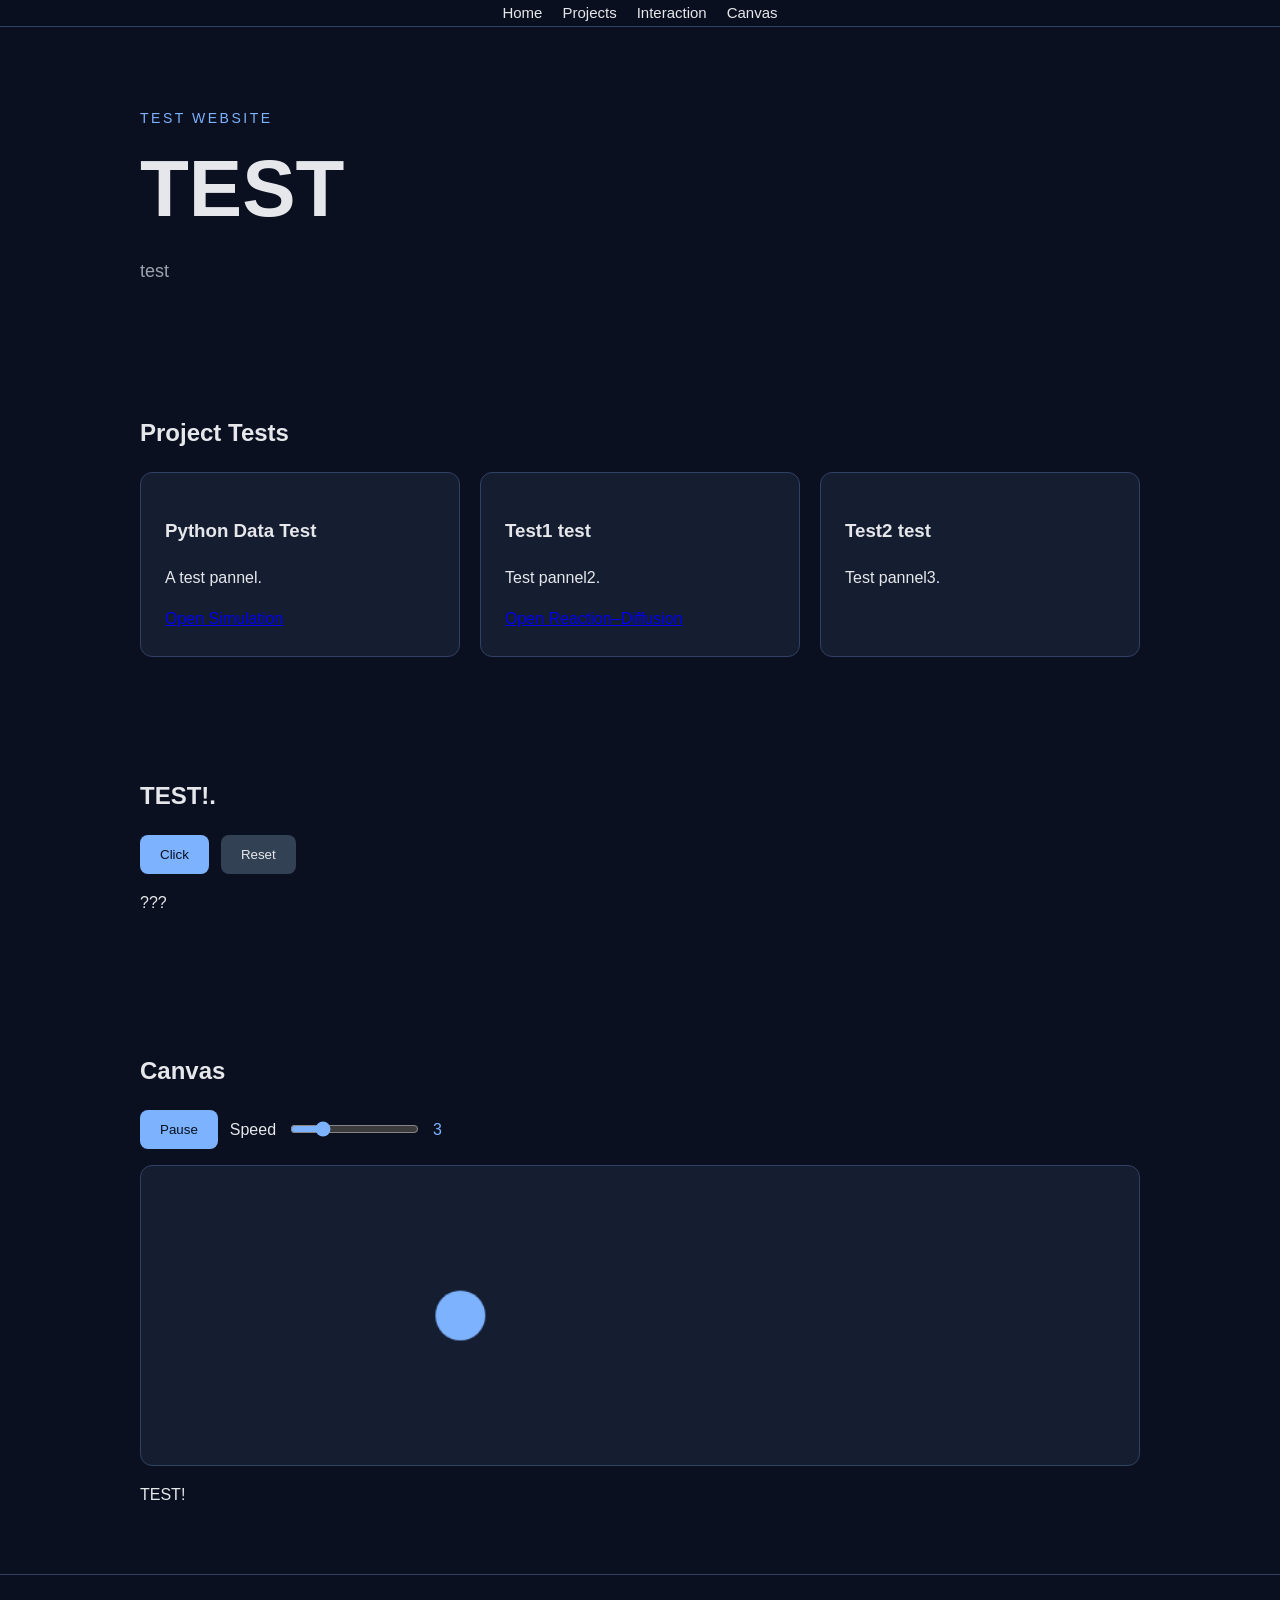
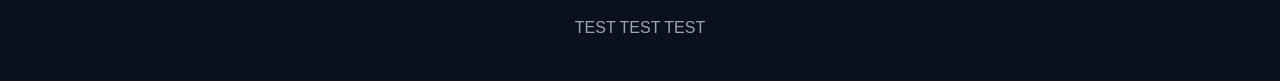
<file: index.html>
<!DOCTYPE html>
<html lang="zh-CN">

<head>
    <meta charset="UTF-8">
    <meta
	name="viewport"
	content="width=device-width, initial-scale=1.0"
    >
    <title>jsf | TEST Website</title>

    <link
	rel="stylesheet"
	href="style.css"
    >
</head>

<body>
    <nav class="site-nav">
	<a href="#home">Home</a>
	<a href="#projects">Projects</a>
	<a href="#interaction">Interaction</a>
	<a href="#canvas-demo">Canvas</a>
    </nav>

    <header id="home" class="hero">
	<p class="label">TEST WEBSITE</p>
	<h1>TEST</h1>

	<p>
	    test
	</p>
    </header>

    <main>
	<section id="projects">
	    <h2>Project Tests</h2>

	    <div class="test-grid">
		<article class="test-card">
		    <h3>Python Data Test</h3>
		    <p>A test pannel.</p>
			<a href="project/heat-eq.html">
				Open Simulation
			</a>
		</article>
		<article class="test-card">
		    <h3>Test1 test</h3>
		    <p>
			Test pannel2.
		    </p>
			<a href="project/diffusion.html">
				Open Reaction–Diffusion
			</a>
		</article>

		<article class="test-card">
		    <h3>Test2 test</h3>
		    <p>
			Test pannel3.
		    </p>
		
		</article>

	    </div>
	</section>
	
	<section id="interaction"> 
	    <h2>TEST!.</h2>

	    <div class="button-row">
		<button id="test-button" type="bottun">
		    Click
		</button>
		<button
		    id="reset-button"
		    class="secondary-button"
		    type="button"
		>
		    Reset
	        </button>
	    </div>

	    <p id="test-result">
		???
	    </p>
	</section>

	<section id="canvas-demo">
	    <h2>Canvas</h2>
	    <div class="canvas-controls">
		<button
		    id="animation-toggle"
		    type="button"
		>
		    Pause
		</button>

		<label for="animation-speed">
		    Speed
		</label>

		<input
		    id="animation-speed"
		    type="range"
		    min="1"
		    max="10"
		    value="3"
		>

		<span id="speed-value">3</span>
	    </div>

	    <canvas
		id="test-canvas"
		width="800"
		height="240"
	    ></canvas>
	    
	    <p>
		TEST!
	    </p>
	</section>
    </main>

    <footer>
	<p>TEST TEST TEST</p>
    </footer>

    <script src="./script.js"></script>
</body>

</html>
</file>
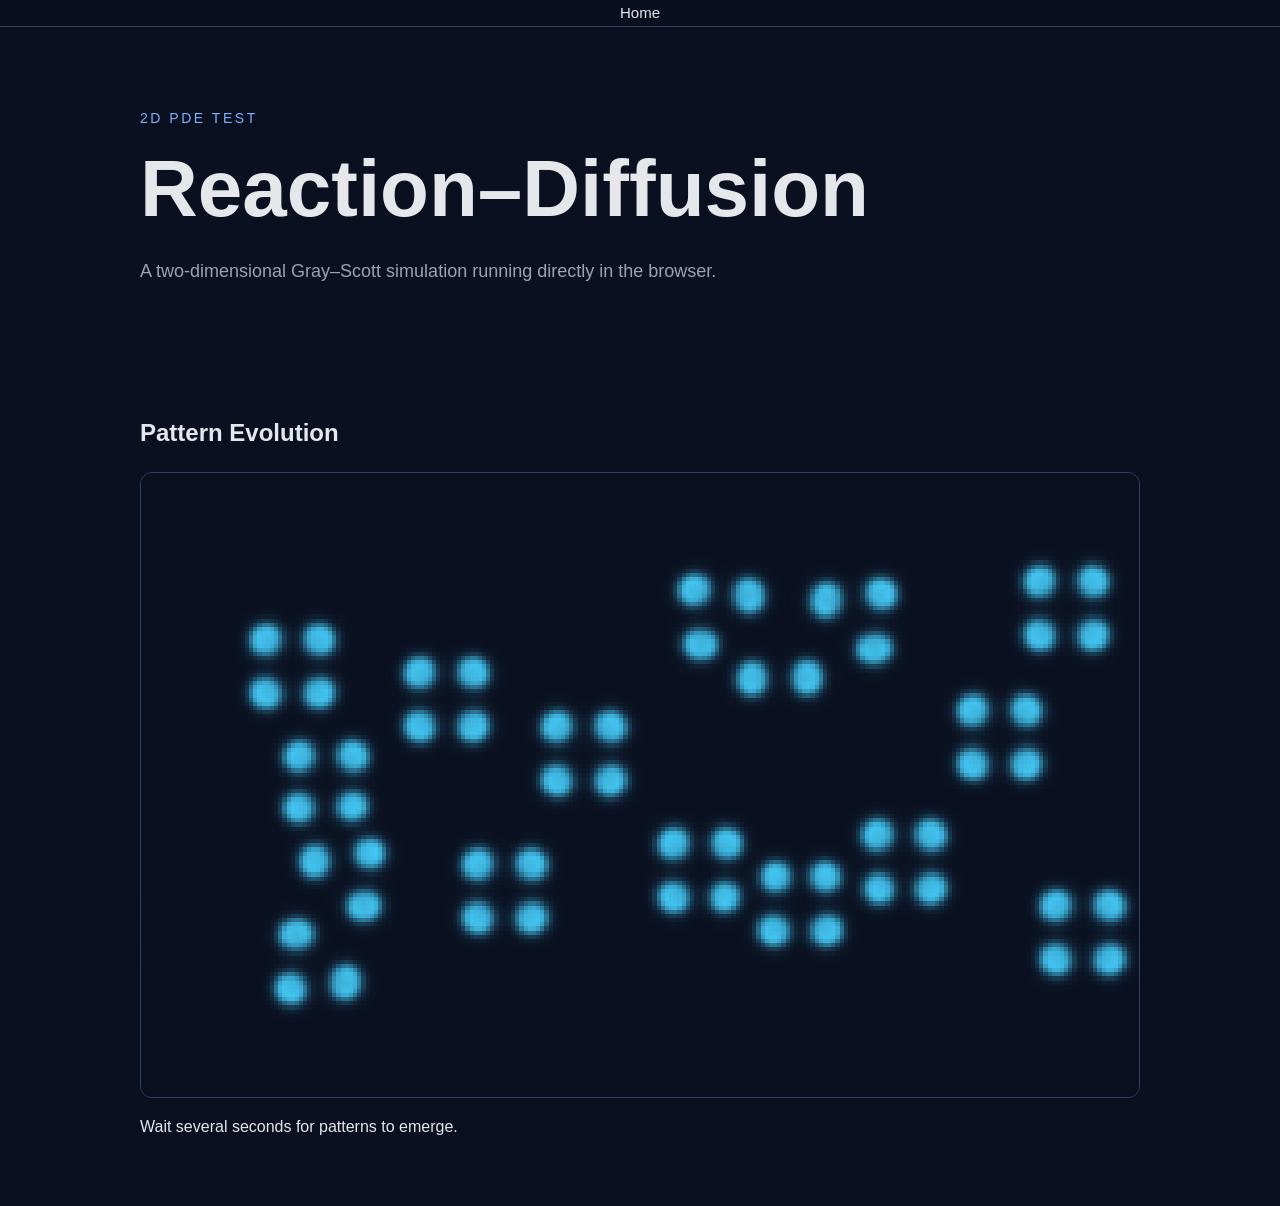
<file: project/diffusion.html>
<!DOCTYPE html>
<html lang="zh-CN">

<head>
    <meta charset="UTF-8">

    <meta
        name="viewport"
        content="width=device-width, initial-scale=1.0"
    >

    <title>Reaction Diffusion | JSF</title>

    <link
        rel="stylesheet"
        href="../style.css"
    >
</head>

<body>
    <nav class="site-nav">
        <a href="../index.html">Home</a>
    </nav>

    <header class="hero">
        <p class="label">2D PDE TEST</p>
        <h1>Reaction–Diffusion</h1>

        <p>
            A two-dimensional Gray–Scott simulation
            running directly in the browser.
        </p>
    </header>

    <main>
        <section>
            <h2>Pattern Evolution</h2>

            <canvas
                id="reaction-canvas"
                width="240"
                height="150"
            ></canvas>

            <p>
                Wait several seconds for patterns to emerge.
            </p>
        </section>
    </main>

    <script src="./diffusion.js"></script>
</body>

</html>
</file>
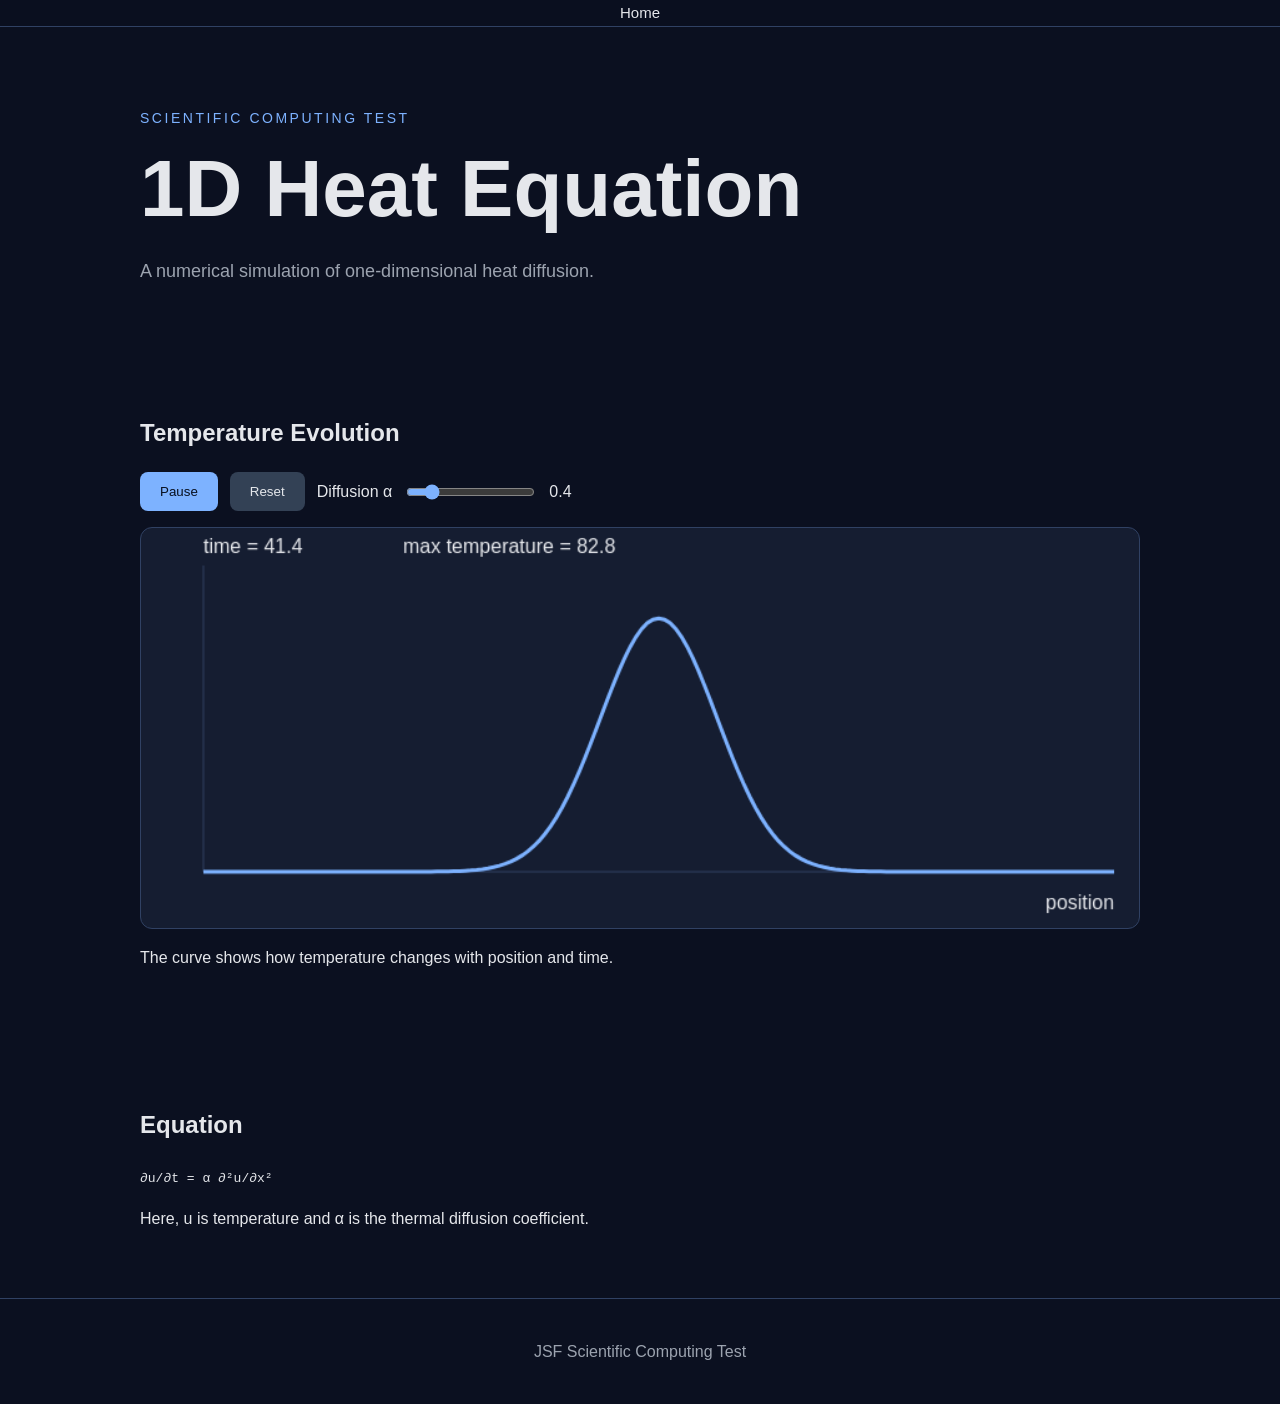
<file: project/heat-eq.html>
<!DOCTYPE html>
<html lang="zh-CN">

<head>
    <meta charset="UTF-8">

    <meta
        name="viewport"
        content="width=device-width, initial-scale=1.0"
    >

    <title>Heat Equation Test | JSF</title>

    <link
        rel="stylesheet"
        href="../style.css"
    >
</head>

<body>
    <nav class="site-nav">
        <a href="../index.html">Home</a>
    </nav>

    <header class="hero">
        <p class="label">
            SCIENTIFIC COMPUTING TEST
        </p>

        <h1>1D Heat Equation</h1>

        <p>
            A numerical simulation of one-dimensional
            heat diffusion.
        </p>
    </header>

    <main>
        <section>
            <h2>Temperature Evolution</h2>

            <div class="canvas-controls">
                <button
                    id="heat-toggle"
                    type="button"
                >
                    Pause
                </button>
            
                <button
                    id="heat-reset"
                    class="secondary-button"
                    type="button"
                >
                    Reset
                </button>
            
                <label for="alpha-control">
                    Diffusion α
                </label>
            
                <input
                    id="alpha-control"
                    type="range"
                    min="0.1"
                    max="2.0"
                    step="0.1"
                    value="0.4"
                >
            
                <span id="alpha-value">0.4</span>
            </div>
            
            <canvas
                id="heat-canvas"
                width="800"
                height="320"
            ></canvas>

            <p>
                The curve shows how temperature
                changes with position and time.
            </p>
        </section>

        <section>
            <h2>Equation</h2>

            <p>
                <code>
                    ∂u/∂t = α ∂²u/∂x²
                </code>
            </p>

            <p>
                Here, u is temperature and α is
                the thermal diffusion coefficient.
            </p>
        </section>
    </main>

    <footer>
        <p>JSF Scientific Computing Test</p>
    </footer>

    <script src="./heat-eq.js"></script>
</body>

</html>
</file>
<file: style.css>
*{
     box-sizing: border-box;
}

html {
    scroll-behavior: smooth;
}

.site-nav {
    position: sticky;
    top: 0;
    z-index: 10;
    display: flex;
    justify-content: center;
    gap: 20px;
    padding: 1px 7%;
    background: rgba(11, 16, 32, 0.92);
    border-bottom: 1px solid #304163;
}

.site-nav a {
    color: #e5e7eb;
    text-decoration: none;
    font-size: 15px;
}

.site-nav a:hover {
    color: #7db2ff;
}

body {
    margin: 0;
    color: #e5e7eb;
    background: #0b1020;
    font-family:
	Arial,
	"Microsoft Yahei",
	sans-serif;
    line-height: 1.6;
}

header {
    width: min(1000px, 86%);
    margin: 0 auto;
    padding: 80px 0 40px;
}

.hero h1 {
    margin: 0;
    font-size: clamp(48px, 8vw, 80px);
    line-height: 1.1;
}

.hero > p:not(.label) {
    max-width: 680px;
    margin-top: 24px;
    color: #9ca3af;
    font-size: 18px;
}

.label {
    color: #7db2ff;
    margin: 0 0 16px;
    font-size: 14px;
    letter-spacing: 0.18em;
}

main {
    width: min(1000px, 86%);
    margin: auto;
}

section {
    padding: 50px 0;
}

.test-grid{
    display: grid;
    grid-template-columns:
	repeat(auto-fit,minmax(220px, 1fr));
    gap: 20px;
}
.test-card {
    padding: 24px;
    background: #151d31;
    border: 1px solid #304163;
    border-radius: 12px;
    transition: transform 0.2s, border-color 0.2s;
}

.test-card:hover{
    transform: translateY(-5px);
    border-color: #7db2ff;
}

button {
    padding: 12px 20px;
    color: #08101f;
    background: #7db2ff;
    border: none;
    border-radius: 8px;
    cursor: pointer;
}

button:hover{
    background: #a5c9ff;
}

.canvas-controls {
    display: flex;
    flex-wrap: wrap;
    align-items: center;
    gap: 12px;
    margin-bottom: 16px;
}

.canvas-controls input {
    accent-color: #7db2ff;
}

#speed-value {
    min-width: 2ch;
    color: #7db2ff;
}


.button-row {
    display: flex;
    flex-wrap: wrap;
    gap: 12px;
    align-items: center;
}

.secondary-button {
    color: #e5e7eb;
    background: #334155;
}

.secondary-button:hover {
    background: #475569;
}

#test-canvas,
#heat-canvas,
#reaction-canvas  {
    display: block;
    width: 100%;
    height: auto;
    background: #151d31;
    border: 1px solid #304163;
    border-radius: 12px;
}

#reaction-canvas {
    image-rendering: pixelated;
}

footer {
    padding: 24px;
    color: #9ca3af;
    text-align: center;
    border-top: 1px solid #304163;
}

@media (max-width: 600px) {
    header h1 {
	font-size: 36px;
    }
    
    header {
	padding: 60px 0;
    }
}
</file>
